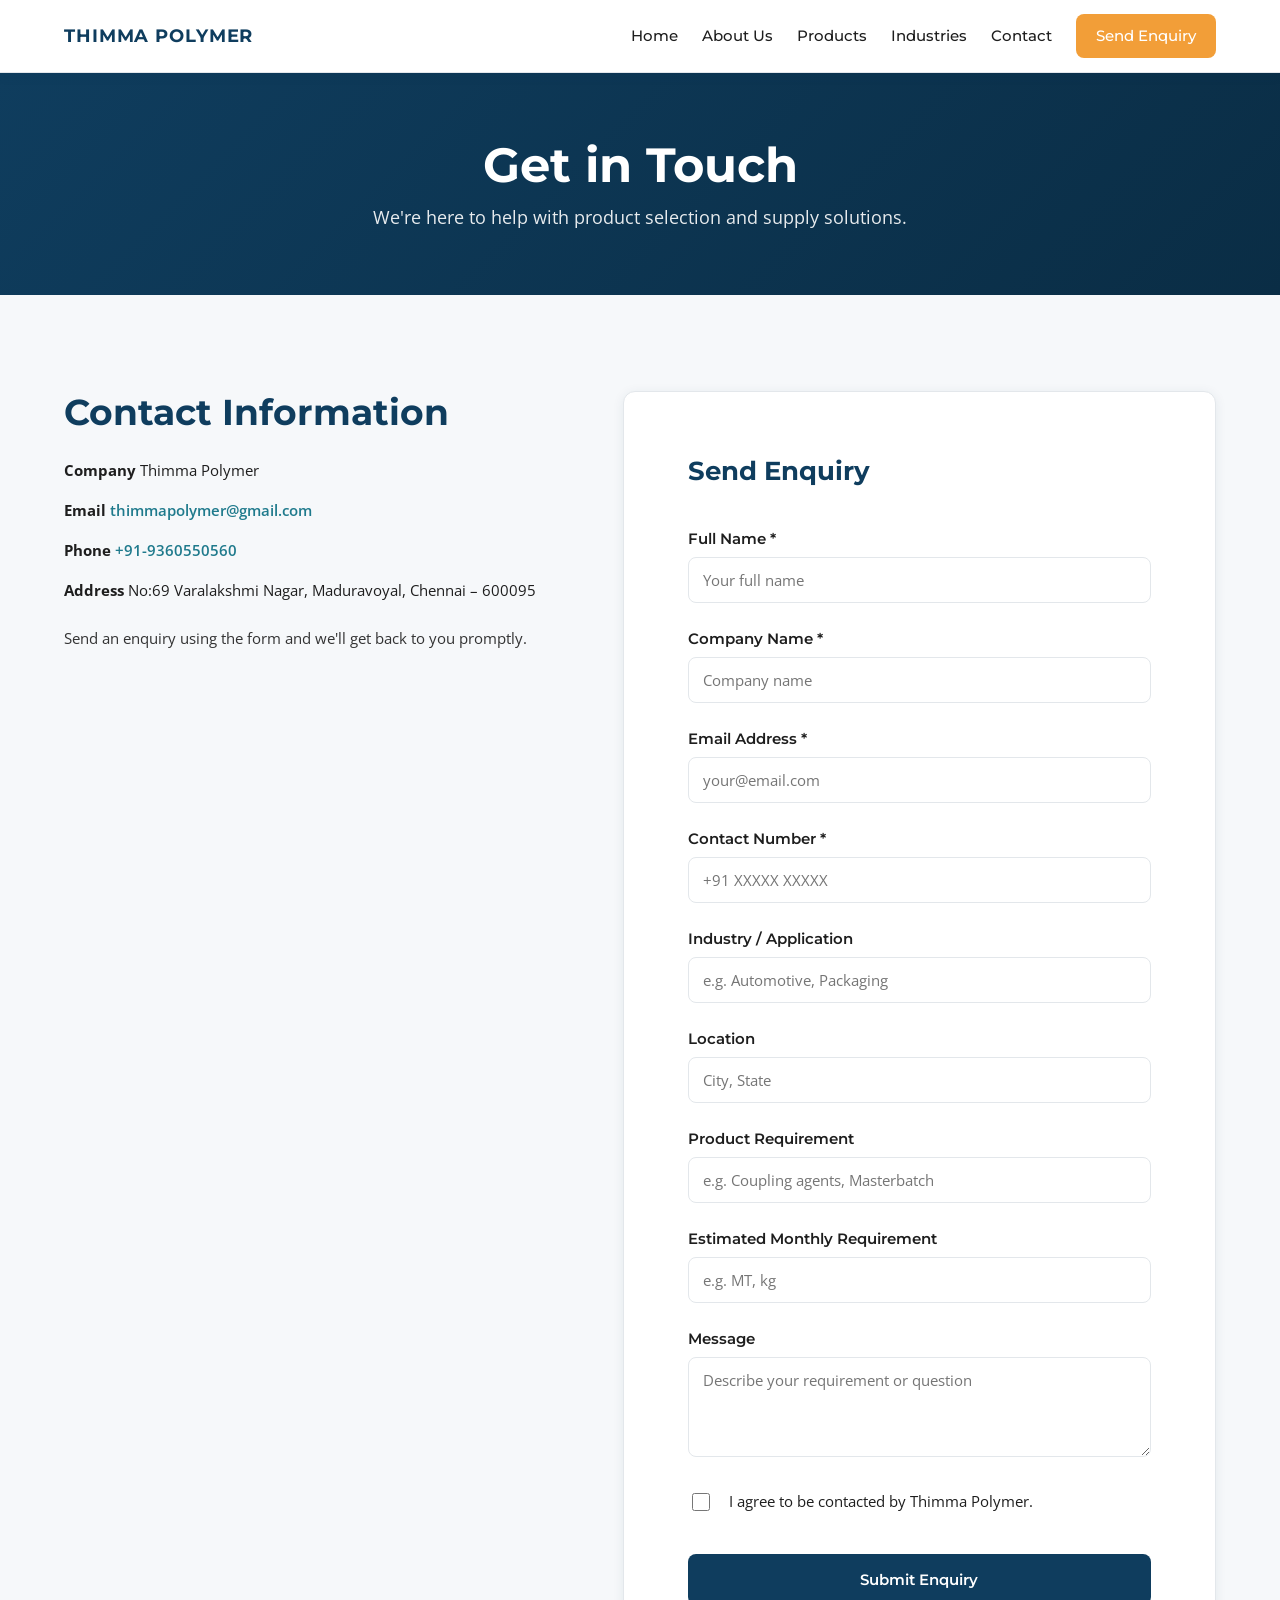
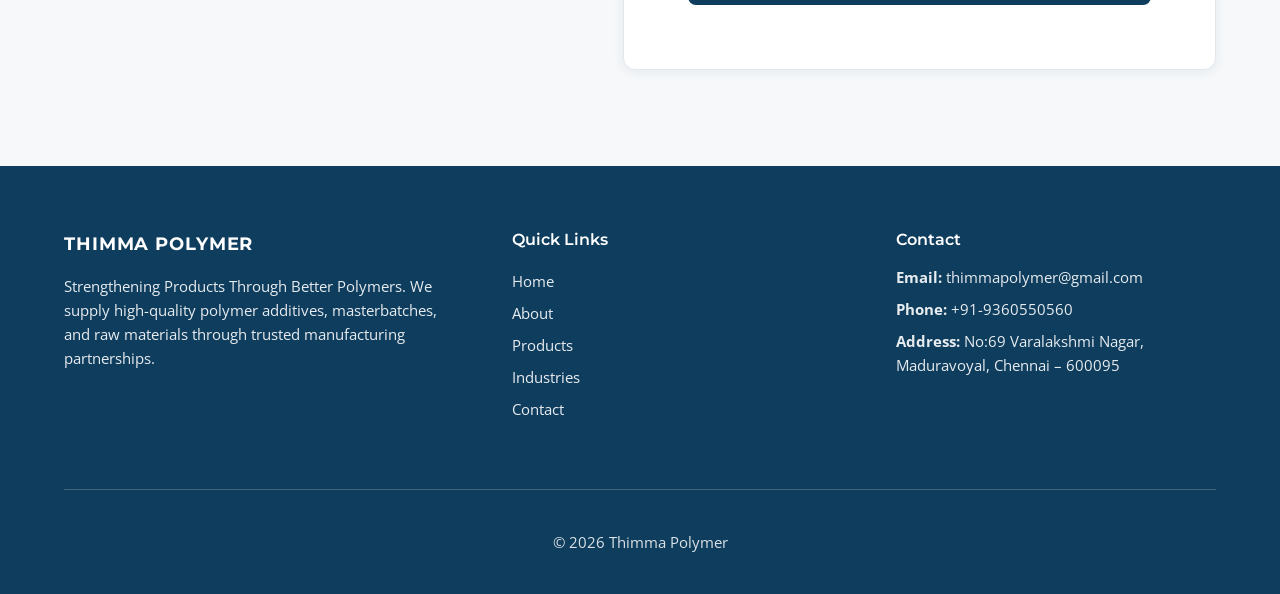
<file: contact.html>
<!DOCTYPE html>
<html lang="en">
<head>
  <meta charset="UTF-8">
  <meta name="viewport" content="width=device-width, initial-scale=1.0">
  <title>Contact Us | Thimma Polymer</title>
  <meta name="description" content="Contact Thimma Polymer for polymer additives and materials. Email, phone, address and enquiry form for industrial buyers and manufacturers.">
  <link rel="preconnect" href="https://fonts.googleapis.com">
  <link rel="preconnect" href="https://fonts.gstatic.com" crossorigin>
  <link href="https://fonts.googleapis.com/css2?family=Montserrat:wght@500;600;700&family=Open+Sans:wght@400;600&display=swap" rel="stylesheet">
  <link rel="stylesheet" href="css/styles.css">
</head>
<body>
  <header class="site-header">
    <div class="header-inner">
      <a href="index.html" class="logo">THIMMA POLYMER</a>
      <button class="menu-toggle" aria-label="Toggle menu">
        <span></span>
        <span></span>
        <span></span>
      </button>
      <nav class="nav-desktop">
        <a href="index.html">Home</a>
        <a href="about.html">About Us</a>
        <a href="products.html">Products</a>
        <a href="industries.html">Industries</a>
        <a href="contact.html">Contact</a>
        <a href="contact.html#enquiry" class="header-cta">Send Enquiry</a>
      </nav>
    </div>
  </header>

  <main>
    <section class="page-hero">
      <div class="container">
        <h1>Get in Touch</h1>
        <p>We're here to help with product selection and supply solutions.</p>
      </div>
    </section>

    <section class="section" id="enquiry">
      <div class="container">
        <div class="contact-layout">
          <div class="contact-info fade-in">
            <h2>Contact Information</h2>
            <div class="contact-details">
              <p><strong>Company</strong> Thimma Polymer</p>
              <p><strong>Email</strong> <a href="mailto:thimmapolymer@gmail.com" style="color: var(--color-secondary);">thimmapolymer@gmail.com</a></p>
              <p><strong>Phone</strong> <a href="tel:+919360550560" style="color: var(--color-secondary);">+91-9360550560</a></p>
              <p><strong>Address</strong> No:69 Varalakshmi Nagar, Maduravoyal, Chennai – 600095</p>
            </div>
            <p class="small">Send an enquiry using the form and we'll get back to you promptly.</p>
          </div>
          <div class="contact-form-card fade-in">
            <h3>Send Enquiry</h3>
            <form action="#" method="post" id="enquiry-form">
              <div class="form-group">
                <label for="name">Full Name *</label>
                <input type="text" id="name" name="name" required placeholder="Your full name">
              </div>
              <div class="form-group">
                <label for="company">Company Name *</label>
                <input type="text" id="company" name="company" required placeholder="Company name">
              </div>
              <div class="form-group">
                <label for="email">Email Address *</label>
                <input type="email" id="email" name="email" required placeholder="your@email.com">
              </div>
              <div class="form-group">
                <label for="phone">Contact Number *</label>
                <input type="tel" id="phone" name="phone" required placeholder="+91 XXXXX XXXXX">
              </div>
              <div class="form-group">
                <label for="industry">Industry / Application</label>
                <input type="text" id="industry" name="industry" placeholder="e.g. Automotive, Packaging">
              </div>
              <div class="form-group">
                <label for="location">Location</label>
                <input type="text" id="location" name="location" placeholder="City, State">
              </div>
              <div class="form-group">
                <label for="product">Product Requirement</label>
                <input type="text" id="product" name="product" placeholder="e.g. Coupling agents, Masterbatch">
              </div>
              <div class="form-group">
                <label for="quantity">Estimated Monthly Requirement</label>
                <input type="text" id="quantity" name="quantity" placeholder="e.g. MT, kg">
              </div>
              <div class="form-group">
                <label for="message">Message</label>
                <textarea id="message" name="message" placeholder="Describe your requirement or question"></textarea>
              </div>
              <div class="form-checkbox">
                <input type="checkbox" id="consent" name="consent" required>
                <label for="consent">I agree to be contacted by Thimma Polymer.</label>
              </div>
              <button type="submit" class="btn btn-primary submit-btn">Submit Enquiry</button>
            </form>
          </div>
        </div>
      </div>
    </section>
  </main>

  <footer class="site-footer">
    <div class="container">
      <div class="footer-grid">
        <div class="footer-brand">
          <div class="logo">THIMMA POLYMER</div>
          <p>Strengthening Products Through Better Polymers. We supply high-quality polymer additives, masterbatches, and raw materials through trusted manufacturing partnerships.</p>
        </div>
        <div class="footer-links">
          <h4>Quick Links</h4>
          <ul>
            <li><a href="index.html">Home</a></li>
            <li><a href="about.html">About</a></li>
            <li><a href="products.html">Products</a></li>
            <li><a href="industries.html">Industries</a></li>
            <li><a href="contact.html">Contact</a></li>
          </ul>
        </div>
        <div class="footer-contact">
          <h4>Contact</h4>
          <p><strong>Email:</strong> thimmapolymer@gmail.com</p>
          <p><strong>Phone:</strong> +91-9360550560</p>
          <p><strong>Address:</strong> No:69 Varalakshmi Nagar, Maduravoyal, Chennai – 600095</p>
        </div>
      </div>
      <div class="footer-bottom">
        <p>&copy; 2026 Thimma Polymer</p>
      </div>
    </div>
  </footer>

  <script src="js/main.js"></script>
  <script>
    document.getElementById('enquiry-form').addEventListener('submit', function (e) {
      e.preventDefault();
      alert('Thank you for your enquiry. We will get back to you shortly.');
      this.reset();
    });
  </script>
</body>
</html>
</file>
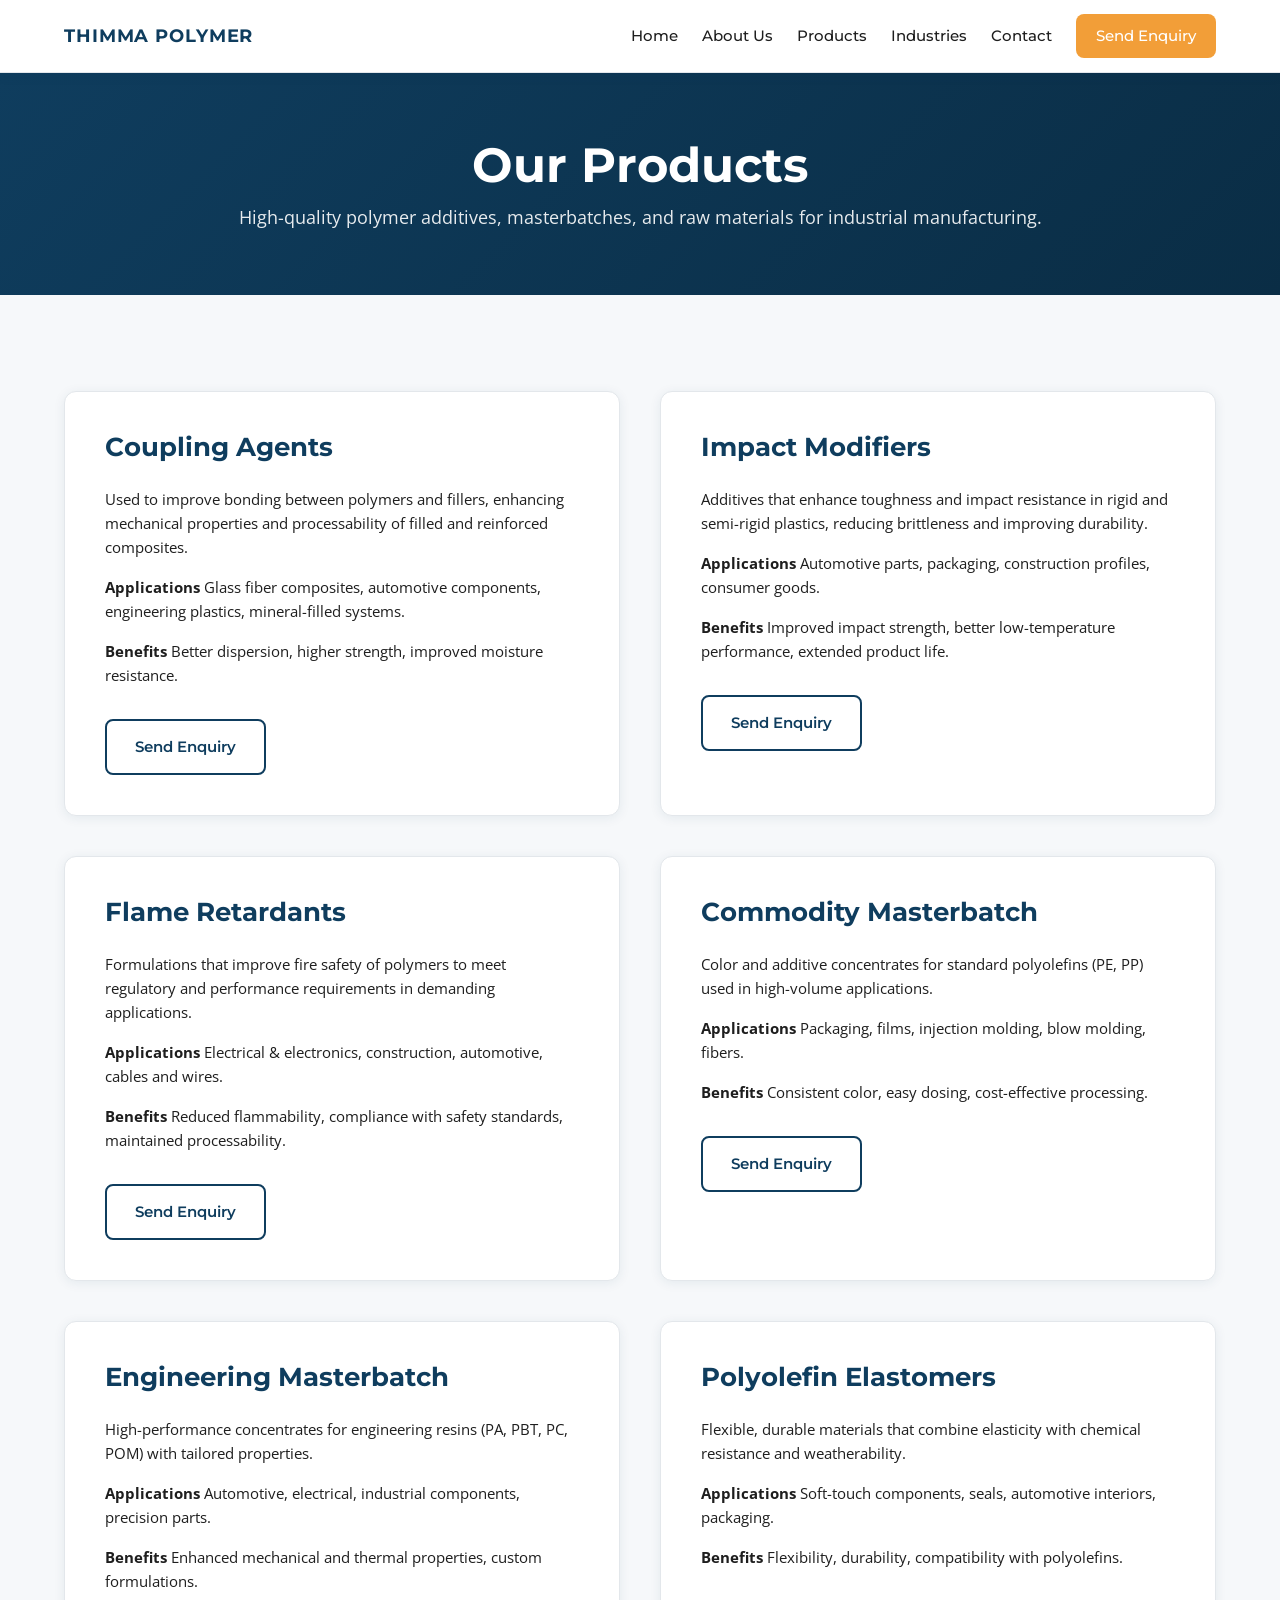
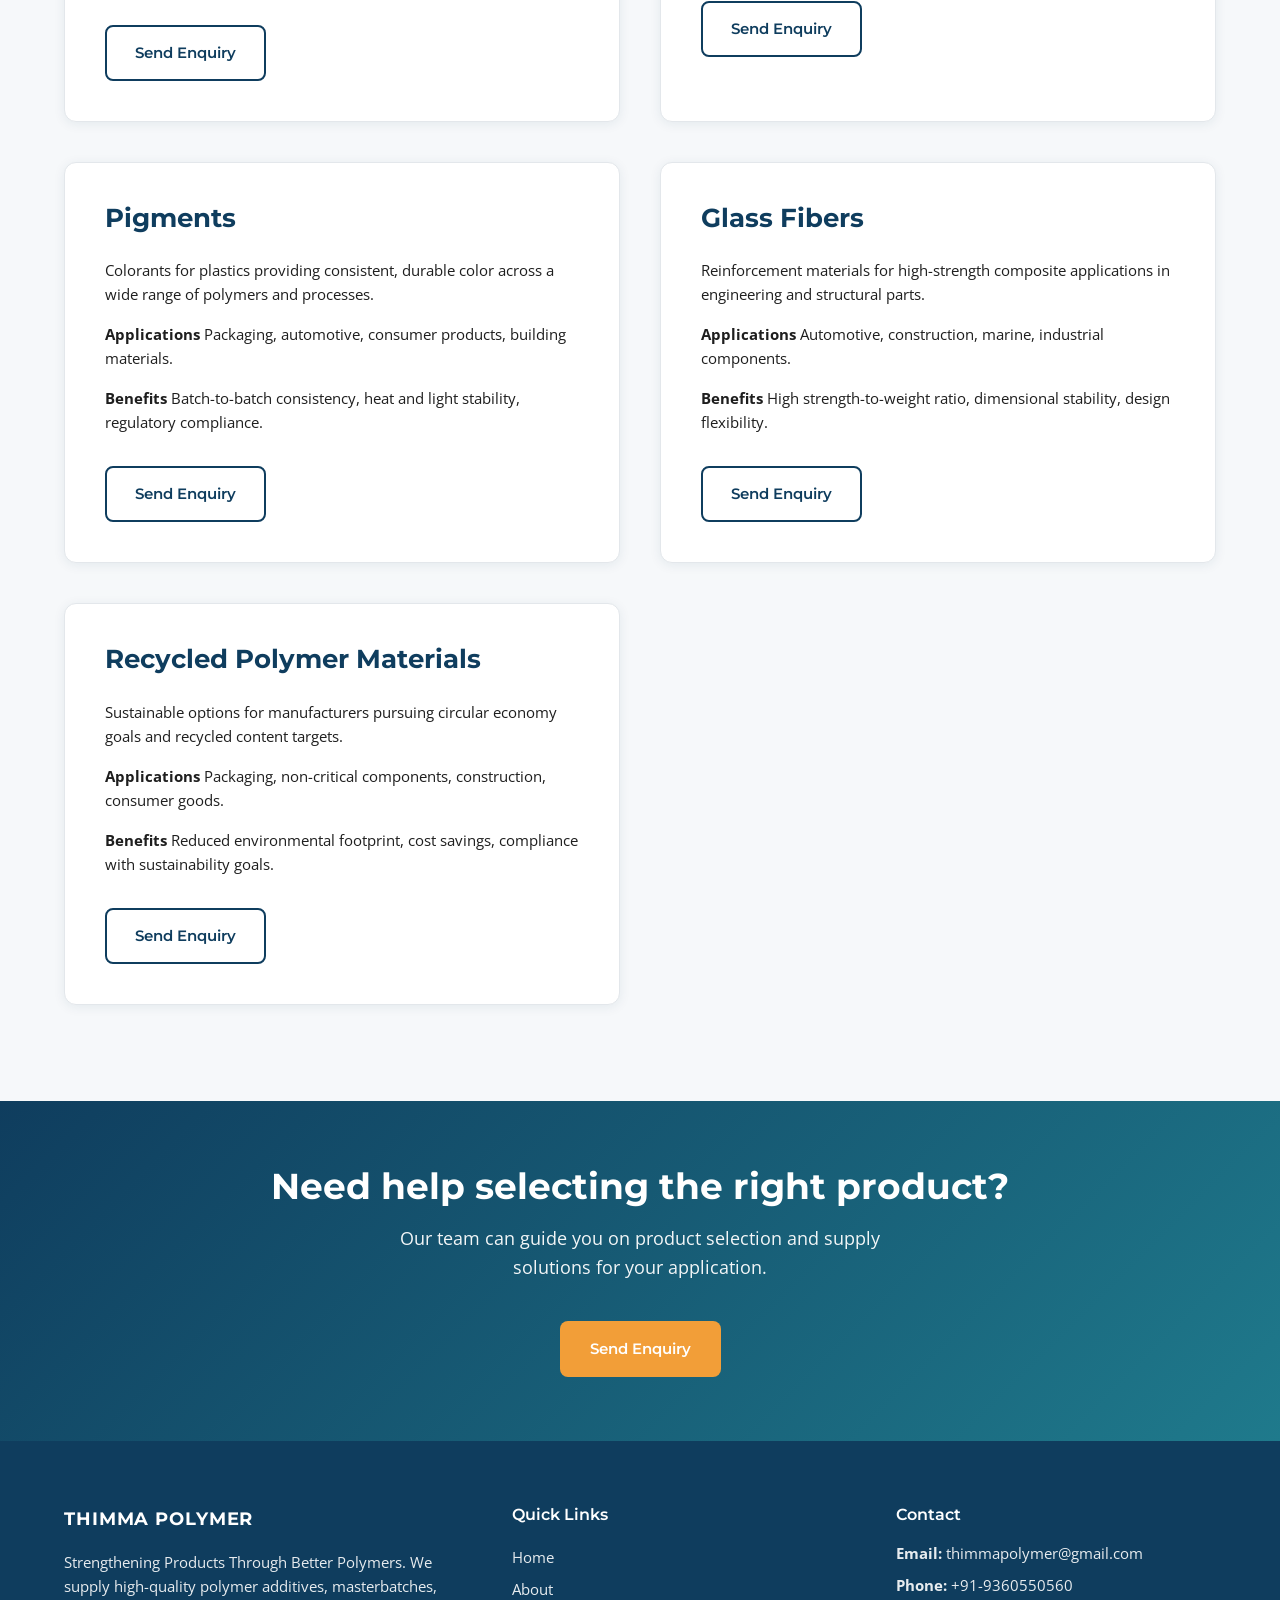
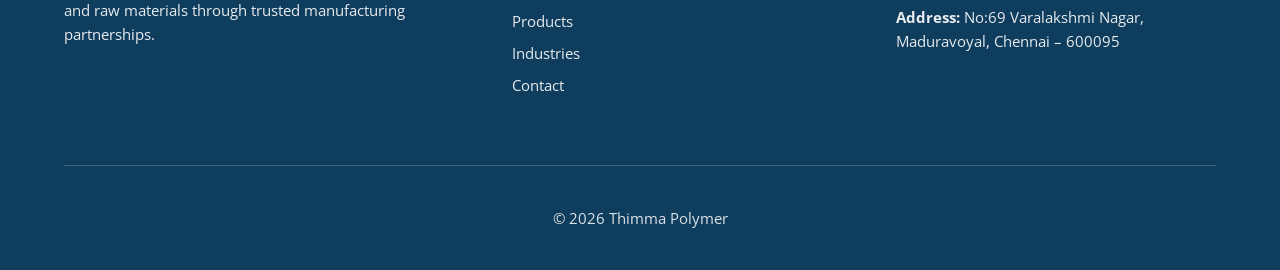
<file: products.html>
<!DOCTYPE html>
<html lang="en">
<head>
  <meta charset="UTF-8">
  <meta name="viewport" content="width=device-width, initial-scale=1.0">
  <title>Products | Thimma Polymer – Polymer Additives & Masterbatches</title>
  <meta name="description" content="Explore Thimma Polymer's product portfolio: coupling agents, impact modifiers, flame retardants, masterbatches, and more for industrial manufacturing.">
  <link rel="preconnect" href="https://fonts.googleapis.com">
  <link rel="preconnect" href="https://fonts.gstatic.com" crossorigin>
  <link href="https://fonts.googleapis.com/css2?family=Montserrat:wght@500;600;700&family=Open+Sans:wght@400;600&display=swap" rel="stylesheet">
  <link rel="stylesheet" href="css/styles.css">
</head>
<body>
  <header class="site-header">
    <div class="header-inner">
      <a href="index.html" class="logo">THIMMA POLYMER</a>
      <button class="menu-toggle" aria-label="Toggle menu">
        <span></span>
        <span></span>
        <span></span>
      </button>
      <nav class="nav-desktop">
        <a href="index.html">Home</a>
        <a href="about.html">About Us</a>
        <a href="products.html">Products</a>
        <a href="industries.html">Industries</a>
        <a href="contact.html">Contact</a>
        <a href="contact.html#enquiry" class="header-cta">Send Enquiry</a>
      </nav>
    </div>
  </header>

  <main>
    <section class="page-hero">
      <div class="container">
        <h1>Our Products</h1>
        <p>High-quality polymer additives, masterbatches, and raw materials for industrial manufacturing.</p>
      </div>
    </section>

    <section class="section">
      <div class="container">
        <div class="product-category-grid">
          <article class="product-category-card fade-in" id="coupling-agents">
            <div class="card-body">
              <h3>Coupling Agents</h3>
              <p class="overview">Used to improve bonding between polymers and fillers, enhancing mechanical properties and processability of filled and reinforced composites.</p>
              <p class="applications"><strong>Applications</strong> Glass fiber composites, automotive components, engineering plastics, mineral-filled systems.</p>
              <p class="benefits"><strong>Benefits</strong> Better dispersion, higher strength, improved moisture resistance.</p>
              <a href="contact.html#enquiry" class="btn btn-outline">Send Enquiry</a>
            </div>
          </article>

          <article class="product-category-card fade-in" id="impact-modifiers">
            <div class="card-body">
              <h3>Impact Modifiers</h3>
              <p class="overview">Additives that enhance toughness and impact resistance in rigid and semi-rigid plastics, reducing brittleness and improving durability.</p>
              <p class="applications"><strong>Applications</strong> Automotive parts, packaging, construction profiles, consumer goods.</p>
              <p class="benefits"><strong>Benefits</strong> Improved impact strength, better low-temperature performance, extended product life.</p>
              <a href="contact.html#enquiry" class="btn btn-outline">Send Enquiry</a>
            </div>
          </article>

          <article class="product-category-card fade-in" id="flame-retardants">
            <div class="card-body">
              <h3>Flame Retardants</h3>
              <p class="overview">Formulations that improve fire safety of polymers to meet regulatory and performance requirements in demanding applications.</p>
              <p class="applications"><strong>Applications</strong> Electrical & electronics, construction, automotive, cables and wires.</p>
              <p class="benefits"><strong>Benefits</strong> Reduced flammability, compliance with safety standards, maintained processability.</p>
              <a href="contact.html#enquiry" class="btn btn-outline">Send Enquiry</a>
            </div>
          </article>

          <article class="product-category-card fade-in" id="commodity-masterbatch">
            <div class="card-body">
              <h3>Commodity Masterbatch</h3>
              <p class="overview">Color and additive concentrates for standard polyolefins (PE, PP) used in high-volume applications.</p>
              <p class="applications"><strong>Applications</strong> Packaging, films, injection molding, blow molding, fibers.</p>
              <p class="benefits"><strong>Benefits</strong> Consistent color, easy dosing, cost-effective processing.</p>
              <a href="contact.html#enquiry" class="btn btn-outline">Send Enquiry</a>
            </div>
          </article>

          <article class="product-category-card fade-in" id="engineering-masterbatch">
            <div class="card-body">
              <h3>Engineering Masterbatch</h3>
              <p class="overview">High-performance concentrates for engineering resins (PA, PBT, PC, POM) with tailored properties.</p>
              <p class="applications"><strong>Applications</strong> Automotive, electrical, industrial components, precision parts.</p>
              <p class="benefits"><strong>Benefits</strong> Enhanced mechanical and thermal properties, custom formulations.</p>
              <a href="contact.html#enquiry" class="btn btn-outline">Send Enquiry</a>
            </div>
          </article>

          <article class="product-category-card fade-in" id="polyolefin-elastomers">
            <div class="card-body">
              <h3>Polyolefin Elastomers</h3>
              <p class="overview">Flexible, durable materials that combine elasticity with chemical resistance and weatherability.</p>
              <p class="applications"><strong>Applications</strong> Soft-touch components, seals, automotive interiors, packaging.</p>
              <p class="benefits"><strong>Benefits</strong> Flexibility, durability, compatibility with polyolefins.</p>
              <a href="contact.html#enquiry" class="btn btn-outline">Send Enquiry</a>
            </div>
          </article>

          <article class="product-category-card fade-in" id="pigments">
            <div class="card-body">
              <h3>Pigments</h3>
              <p class="overview">Colorants for plastics providing consistent, durable color across a wide range of polymers and processes.</p>
              <p class="applications"><strong>Applications</strong> Packaging, automotive, consumer products, building materials.</p>
              <p class="benefits"><strong>Benefits</strong> Batch-to-batch consistency, heat and light stability, regulatory compliance.</p>
              <a href="contact.html#enquiry" class="btn btn-outline">Send Enquiry</a>
            </div>
          </article>

          <article class="product-category-card fade-in" id="glass-fibers">
            <div class="card-body">
              <h3>Glass Fibers</h3>
              <p class="overview">Reinforcement materials for high-strength composite applications in engineering and structural parts.</p>
              <p class="applications"><strong>Applications</strong> Automotive, construction, marine, industrial components.</p>
              <p class="benefits"><strong>Benefits</strong> High strength-to-weight ratio, dimensional stability, design flexibility.</p>
              <a href="contact.html#enquiry" class="btn btn-outline">Send Enquiry</a>
            </div>
          </article>

          <article class="product-category-card fade-in" id="recycled">
            <div class="card-body">
              <h3>Recycled Polymer Materials</h3>
              <p class="overview">Sustainable options for manufacturers pursuing circular economy goals and recycled content targets.</p>
              <p class="applications"><strong>Applications</strong> Packaging, non-critical components, construction, consumer goods.</p>
              <p class="benefits"><strong>Benefits</strong> Reduced environmental footprint, cost savings, compliance with sustainability goals.</p>
              <a href="contact.html#enquiry" class="btn btn-outline">Send Enquiry</a>
            </div>
          </article>
        </div>
      </div>
    </section>

    <section class="cta-banner">
      <div class="container">
        <h2>Need help selecting the right product?</h2>
        <p>Our team can guide you on product selection and supply solutions for your application.</p>
        <a href="contact.html#enquiry" class="btn btn-accent">Send Enquiry</a>
      </div>
    </section>
  </main>

  <footer class="site-footer">
    <div class="container">
      <div class="footer-grid">
        <div class="footer-brand">
          <div class="logo">THIMMA POLYMER</div>
          <p>Strengthening Products Through Better Polymers. We supply high-quality polymer additives, masterbatches, and raw materials through trusted manufacturing partnerships.</p>
        </div>
        <div class="footer-links">
          <h4>Quick Links</h4>
          <ul>
            <li><a href="index.html">Home</a></li>
            <li><a href="about.html">About</a></li>
            <li><a href="products.html">Products</a></li>
            <li><a href="industries.html">Industries</a></li>
            <li><a href="contact.html">Contact</a></li>
          </ul>
        </div>
        <div class="footer-contact">
          <h4>Contact</h4>
          <p><strong>Email:</strong> thimmapolymer@gmail.com</p>
          <p><strong>Phone:</strong> +91-9360550560</p>
          <p><strong>Address:</strong> No:69 Varalakshmi Nagar, Maduravoyal, Chennai – 600095</p>
        </div>
      </div>
      <div class="footer-bottom">
        <p>&copy; 2026 Thimma Polymer</p>
      </div>
    </div>
  </footer>

  <script src="js/main.js"></script>
</body>
</html>
</file>
<file: css/styles.css>
/* ============================================
   Thimma Polymer – B2B Corporate Styles
   Polymer additives & materials supplier
   ============================================ */

:root {
  /* Brand colors */
  --color-primary: #0F3D5E;
  --color-secondary: #1F7A8C;
  --color-accent: #F29E38;
  --color-bg: #F6F8FA;
  --color-text: #1E1E1E;
  --color-divider: #E3E7EB;
  --color-white: #ffffff;

  /* Typography */
  --font-heading: 'Montserrat', sans-serif;
  --font-body: 'Open Sans', sans-serif;

  --size-h1: 48px;
  --size-h2: 36px;
  --size-h3: 26px;
  --size-body: 18px;
  --size-small: 15px;

  /* Spacing */
  --space-xs: 8px;
  --space-sm: 16px;
  --space-md: 24px;
  --space-lg: 40px;
  --space-xl: 64px;
  --space-2xl: 96px;

  /* Layout */
  --container-max: 1200px;
  --header-height: 72px;
  --radius: 8px;
  --radius-lg: 12px;
  --shadow: 0 2px 12px rgba(15, 61, 94, 0.08);
  --shadow-hover: 0 8px 24px rgba(15, 61, 94, 0.12);
  --transition: 0.25s ease;
}

/* Reset & base */
*, *::before, *::after { box-sizing: border-box; }
html { scroll-behavior: smooth; }
body {
  margin: 0;
  font-family: var(--font-body);
  font-size: var(--size-body);
  line-height: 1.6;
  color: var(--color-text);
  background: var(--color-bg);
}

img { max-width: 100%; height: auto; display: block; }
a { color: var(--color-secondary); text-decoration: none; transition: color var(--transition); }
a:hover { color: var(--color-primary); }

/* Container */
.container {
  width: 100%;
  max-width: var(--container-max);
  margin: 0 auto;
  padding: 0 var(--space-md);
}

/* ============================================
   HEADER
   ============================================ */
.site-header {
  position: sticky;
  top: 0;
  z-index: 100;
  background: var(--color-white);
  border-bottom: 1px solid var(--color-divider);
  box-shadow: var(--shadow);
}

.header-inner {
  max-width: var(--container-max);
  margin: 0 auto;
  padding: 0 var(--space-md);
  height: var(--header-height);
  display: flex;
  align-items: center;
  justify-content: space-between;
}

.logo {
  font-family: var(--font-heading);
  font-weight: 700;
  font-size: 1.1rem;
  letter-spacing: 0.05em;
  color: var(--color-primary) !important;
}

.logo:hover { color: var(--color-secondary) !important; }

.nav-desktop {
  display: flex;
  align-items: center;
  gap: var(--space-md);
}

.nav-desktop a {
  font-family: var(--font-heading);
  font-weight: 500;
  font-size: var(--size-small);
  color: var(--color-text);
}

.nav-desktop a:hover { color: var(--color-primary); }

.header-cta {
  padding: 10px 20px !important;
  background: var(--color-accent) !important;
  color: var(--color-white) !important;
  border-radius: var(--radius);
  font-weight: 600;
}

.header-cta:hover {
  background: var(--color-secondary) !important;
  color: var(--color-white) !important;
  transform: translateY(-1px);
  box-shadow: var(--shadow-hover);
}

/* Mobile menu toggle */
.menu-toggle {
  display: none;
  flex-direction: column;
  justify-content: center;
  gap: 6px;
  width: 44px;
  height: 44px;
  padding: 0;
  border: none;
  background: transparent;
  cursor: pointer;
}

.menu-toggle span {
  display: block;
  width: 24px;
  height: 2px;
  background: var(--color-primary);
  transition: var(--transition);
}

.menu-toggle[aria-expanded="true"] span:nth-child(1) {
  transform: translateY(8px) rotate(45deg);
}
.menu-toggle[aria-expanded="true"] span:nth-child(2) { opacity: 0; }
.menu-toggle[aria-expanded="true"] span:nth-child(3) {
  transform: translateY(-8px) rotate(-45deg);
}

@media (max-width: 900px) {
  .menu-toggle { display: flex; }
  .nav-desktop {
    position: fixed;
    top: var(--header-height);
    left: 0;
    right: 0;
    bottom: auto;
    flex-direction: column;
    align-items: stretch;
    padding: var(--space-md);
    background: var(--color-white);
    border-bottom: 1px solid var(--color-divider);
    box-shadow: var(--shadow-hover);
    gap: 0;
    max-height: 0;
    overflow: hidden;
    opacity: 0;
    transition: max-height 0.35s ease, opacity 0.25s ease;
  }
  .nav-desktop.is-open {
    max-height: 80vh;
    opacity: 1;
    overflow-y: auto;
  }
  .nav-desktop a {
    padding: var(--space-sm) 0;
    border-bottom: 1px solid var(--color-divider);
  }
  .nav-desktop a:last-child { border-bottom: none; }
  .header-cta { margin-top: var(--space-sm); text-align: center; }
}

/* ============================================
   TYPOGRAPHY
   ============================================ */
h1, h2, h3, h4 {
  font-family: var(--font-heading);
  font-weight: 700;
  line-height: 1.2;
  margin: 0 0 var(--space-md);
  color: var(--color-primary);
}

h1 { font-size: var(--size-h1); }
h2 { font-size: var(--size-h2); }
h3 { font-size: var(--size-h3); }

.section-title { text-align: center; margin-bottom: var(--space-xl); }
.section-title h2 { margin-bottom: var(--space-sm); }
.section-title p { margin: 0; font-size: var(--size-body); color: var(--color-text); }

/* ============================================
   BUTTONS
   ============================================ */
.btn {
  display: inline-block;
  padding: 14px 28px;
  font-family: var(--font-heading);
  font-weight: 600;
  font-size: var(--size-small);
  text-align: center;
  border-radius: var(--radius);
  border: 2px solid transparent;
  cursor: pointer;
  transition: background var(--transition), color var(--transition), border-color var(--transition), transform var(--transition), box-shadow var(--transition);
}

.btn-primary {
  background: var(--color-primary);
  color: var(--color-white);
}
.btn-primary:hover {
  background: var(--color-secondary);
  color: var(--color-white);
  transform: translateY(-2px);
  box-shadow: var(--shadow-hover);
}

.btn-secondary {
  background: transparent;
  color: var(--color-white);
  border-color: var(--color-white);
}
.btn-secondary:hover {
  background: var(--color-white);
  color: var(--color-primary);
  transform: translateY(-2px);
}

.btn-outline {
  background: transparent;
  color: var(--color-primary);
  border-color: var(--color-primary);
}
.btn-outline:hover {
  background: var(--color-primary);
  color: var(--color-white);
  transform: translateY(-2px);
  box-shadow: var(--shadow-hover);
}

.btn-accent {
  background: var(--color-accent);
  color: var(--color-white);
}
.btn-accent:hover {
  background: var(--color-secondary);
  color: var(--color-white);
  transform: translateY(-2px);
  box-shadow: var(--shadow-hover);
}

/* ============================================
   HERO (Home)
   ============================================ */
.hero {
  position: relative;
  min-height: 520px;
  display: flex;
  align-items: center;
  justify-content: center;
  background: linear-gradient(135deg, var(--color-primary) 0%, #0a2d45 100%);
  background-image: url('https://images.unsplash.com/photo-1581092160562-40aa08e78837?w=1920&q=80');
  background-size: cover;
  background-position: center;
  color: var(--color-white);
}

.hero::before {
  content: '';
  position: absolute;
  inset: 0;
  background: linear-gradient(135deg, rgba(15, 61, 94, 0.88) 0%, rgba(15, 61, 94, 0.75) 100%);
}

.hero-inner {
  position: relative;
  z-index: 1;
  max-width: var(--container-max);
  margin: 0 auto;
  padding: var(--space-xl) var(--space-md);
  text-align: center;
}

.hero h1 {
  color: var(--color-white);
  font-size: clamp(32px, 5vw, var(--size-h1));
  margin-bottom: var(--space-md);
  max-width: 800px;
  margin-left: auto;
  margin-right: auto;
}

.hero-sub {
  font-size: clamp(16px, 2vw, 20px);
  max-width: 640px;
  margin: 0 auto var(--space-xl);
  opacity: 0.95;
  line-height: 1.6;
}

.hero-buttons {
  display: flex;
  flex-wrap: wrap;
  gap: var(--space-sm);
  justify-content: center;
}

/* ============================================
   SECTIONS
   ============================================ */
.section {
  padding: var(--space-2xl) 0;
}

.section-alt {
  background: var(--color-white);
  border-top: 1px solid var(--color-divider);
  border-bottom: 1px solid var(--color-divider);
}

/* Intro (two-column) */
.intro-section .container {
  display: grid;
  grid-template-columns: 1fr 1fr;
  gap: var(--space-xl);
  align-items: center;
}

.intro-section .intro-image {
  border-radius: var(--radius-lg);
  overflow: hidden;
  box-shadow: var(--shadow-hover);
}

.intro-section .intro-image img {
  width: 100%;
  height: 100%;
  object-fit: cover;
  min-height: 320px;
}

.intro-section .intro-content h2 { margin-bottom: var(--space-md); }
.intro-section .intro-content p { margin: 0 0 var(--space-md); }
.intro-section .intro-content .btn { margin-top: var(--space-sm); }

@media (max-width: 768px) {
  .intro-section .container {
    grid-template-columns: 1fr;
  }
  .intro-section .intro-image { order: -1; }
}

/* Product cards (home grid) */
.products-grid {
  display: grid;
  grid-template-columns: repeat(3, 1fr);
  gap: var(--space-lg);
}

.product-card {
  background: var(--color-white);
  border-radius: var(--radius-lg);
  padding: var(--space-lg);
  box-shadow: var(--shadow);
  border: 1px solid var(--color-divider);
  transition: transform var(--transition), box-shadow var(--transition);
}

.product-card:hover {
  transform: translateY(-4px);
  box-shadow: var(--shadow-hover);
}

.product-card .icon-wrap {
  width: 56px;
  height: 56px;
  margin-bottom: var(--space-md);
  color: var(--color-secondary);
}

.product-card .icon-wrap svg { width: 100%; height: 100%; }
.product-card h3 { margin-bottom: var(--space-sm); font-size: 1.2rem; }
.product-card p { margin: 0 0 var(--space-md); font-size: var(--size-small); color: var(--color-text); }

@media (max-width: 900px) {
  .products-grid { grid-template-columns: repeat(2, 1fr); }
}
@media (max-width: 560px) {
  .products-grid { grid-template-columns: 1fr; }
}

/* Partnership */
.partnership-section .partnership-inner {
  display: grid;
  grid-template-columns: 1fr auto 1fr;
  gap: var(--space-xl);
  align-items: center;
  max-width: 900px;
  margin: 0 auto;
}

.partnership-content p { margin: 0; }
.partner-logo {
  width: 160px;
  height: 100px;
  background: var(--color-divider);
  border-radius: var(--radius);
  display: flex;
  align-items: center;
  justify-content: center;
  font-size: var(--size-small);
  color: var(--color-text);
  flex-shrink: 0;
}

@media (max-width: 768px) {
  .partnership-section .partnership-inner {
    grid-template-columns: 1fr;
    text-align: center;
  }
  .partner-logo { margin: 0 auto; }
}

/* Why choose us */
.why-grid {
  display: grid;
  grid-template-columns: repeat(4, 1fr);
  gap: var(--space-lg);
}

.why-card {
  background: var(--color-white);
  border-radius: var(--radius-lg);
  padding: var(--space-lg);
  box-shadow: var(--shadow);
  border: 1px solid var(--color-divider);
  text-align: center;
  transition: transform var(--transition), box-shadow var(--transition);
}

.why-card:hover {
  transform: translateY(-4px);
  box-shadow: var(--shadow-hover);
}

.why-card .icon-wrap {
  width: 56px;
  height: 56px;
  margin: 0 auto var(--space-md);
  color: var(--color-secondary);
}

.why-card .icon-wrap svg { width: 100%; height: 100%; }
.why-card h3 { font-size: 1.1rem; margin-bottom: var(--space-sm); }
.why-card p { margin: 0; font-size: var(--size-small); color: var(--color-text); }

@media (max-width: 900px) {
  .why-grid { grid-template-columns: repeat(2, 1fr); }
}
@media (max-width: 560px) {
  .why-grid { grid-template-columns: 1fr; }
}

/* Industries grid (home) */
.industries-grid {
  display: grid;
  grid-template-columns: repeat(5, 1fr);
  gap: var(--space-lg);
}

.industry-item {
  background: var(--color-white);
  border-radius: var(--radius-lg);
  padding: var(--space-lg);
  box-shadow: var(--shadow);
  border: 1px solid var(--color-divider);
  text-align: center;
  transition: transform var(--transition), box-shadow var(--transition);
}

.industry-item:hover {
  transform: translateY(-4px);
  box-shadow: var(--shadow-hover);
}

.industry-item .icon-wrap {
  width: 48px;
  height: 48px;
  margin: 0 auto var(--space-sm);
  color: var(--color-secondary);
}

.industry-item .icon-wrap svg { width: 100%; height: 100%; }
.industry-item h3 { font-size: 1rem; margin: 0; }

@media (max-width: 900px) {
  .industries-grid { grid-template-columns: repeat(2, 1fr); }
}
@media (max-width: 480px) {
  .industries-grid { grid-template-columns: 1fr; }
}

/* CTA banner */
.cta-banner {
  background: linear-gradient(135deg, var(--color-primary) 0%, var(--color-secondary) 100%);
  color: var(--color-white);
  padding: var(--space-xl) var(--space-md);
  text-align: center;
}

.cta-banner h2 {
  color: var(--color-white);
  margin-bottom: var(--space-sm);
  font-size: clamp(24px, 3vw, var(--size-h2));
}

.cta-banner p {
  margin: 0 0 var(--space-lg);
  opacity: 0.95;
  max-width: 560px;
  margin-left: auto;
  margin-right: auto;
  margin-bottom: var(--space-lg);
}

.cta-banner .btn-accent {
  background: var(--color-accent);
}
.cta-banner .btn-accent:hover {
  background: var(--color-white);
  color: var(--color-primary);
}

/* ============================================
   PAGE HERO (inner pages)
   ============================================ */
.page-hero {
  background: linear-gradient(135deg, var(--color-primary) 0%, #0a2d45 100%);
  color: var(--color-white);
  padding: var(--space-xl) var(--space-md);
  text-align: center;
}

.page-hero h1 {
  color: var(--color-white);
  margin-bottom: var(--space-xs);
}

.page-hero p {
  margin: 0;
  font-size: 1.1rem;
  opacity: 0.9;
}

/* ============================================
   ABOUT PAGE
   ============================================ */
.about-overview { padding-top: var(--space-xl); }
.about-overview h2 { margin-bottom: var(--space-md); }
.about-overview p { margin: 0 0 var(--space-md); max-width: 720px; }

.strengths-grid {
  display: grid;
  grid-template-columns: repeat(2, 1fr);
  gap: var(--space-lg);
}

.strength-item {
  display: flex;
  gap: var(--space-md);
  align-items: flex-start;
  padding: var(--space-md);
  background: var(--color-bg);
  border-radius: var(--radius-lg);
  border: 1px solid var(--color-divider);
}

.strength-item .icon-wrap {
  width: 48px;
  height: 48px;
  flex-shrink: 0;
  color: var(--color-secondary);
}

.strength-item .icon-wrap svg { width: 100%; height: 100%; }
.strength-item h3 { font-size: 1.1rem; margin-bottom: var(--space-xs); }
.strength-item p { margin: 0; font-size: var(--size-small); }

@media (max-width: 768px) {
  .strengths-grid { grid-template-columns: 1fr; }
}

/* ============================================
   PRODUCTS PAGE
   ============================================ */
.product-category-grid {
  display: grid;
  grid-template-columns: repeat(2, 1fr);
  gap: var(--space-lg);
}

.product-category-card {
  background: var(--color-white);
  border-radius: var(--radius-lg);
  overflow: hidden;
  box-shadow: var(--shadow);
  border: 1px solid var(--color-divider);
  transition: transform var(--transition), box-shadow var(--transition);
}

.product-category-card:hover {
  transform: translateY(-4px);
  box-shadow: var(--shadow-hover);
}

.card-body {
  padding: var(--space-lg);
}

.card-body h3 { margin-bottom: var(--space-md); }
.card-body .overview,
.card-body .applications,
.card-body .benefits {
  margin: 0 0 var(--space-sm);
  font-size: var(--size-small);
}

.card-body .btn { margin-top: var(--space-sm); }

@media (max-width: 768px) {
  .product-category-grid { grid-template-columns: 1fr; }
}

/* ============================================
   INDUSTRIES PAGE
   ============================================ */
.industry-section-block { padding: var(--space-xl) 0; }

.industry-section-block .container {
  display: grid;
  grid-template-columns: 1fr 1fr;
  gap: var(--space-xl);
  align-items: center;
}

.industry-image {
  border-radius: var(--radius-lg);
  overflow: hidden;
  box-shadow: var(--shadow-hover);
}

.industry-image img {
  width: 100%;
  height: 100%;
  object-fit: cover;
  min-height: 280px;
}

.industry-section-block h2 { margin-bottom: var(--space-md); }
.industry-section-block p { margin: 0 0 var(--space-sm); }
.industry-section-block .materials {
  margin-top: var(--space-md);
  padding-top: var(--space-md);
  border-top: 1px solid var(--color-divider);
  font-size: var(--size-small);
}

@media (max-width: 768px) {
  .industry-section-block .container {
    grid-template-columns: 1fr;
  }
}

/* ============================================
   CONTACT PAGE
   ============================================ */
.contact-layout {
  display: grid;
  grid-template-columns: 1fr 1.2fr;
  gap: var(--space-xl);
  align-items: start;
}

.contact-info h2 { margin-bottom: var(--space-md); }
.contact-details p {
  margin: 0 0 var(--space-sm);
  font-size: var(--size-small);
}
.contact-details a { font-weight: 600; }
.contact-info .small {
  margin-top: var(--space-md);
  font-size: var(--size-small);
  color: var(--color-text);
  opacity: 0.9;
}

.contact-form-card {
  background: var(--color-white);
  border-radius: var(--radius-lg);
  padding: var(--space-xl);
  box-shadow: var(--shadow);
  border: 1px solid var(--color-divider);
}

.contact-form-card h3 { margin-bottom: var(--space-lg); }

.form-group {
  margin-bottom: var(--space-md);
}

.form-group label {
  display: block;
  font-family: var(--font-heading);
  font-weight: 600;
  font-size: var(--size-small);
  margin-bottom: 6px;
  color: var(--color-text);
}

.form-group input,
.form-group textarea {
  width: 100%;
  padding: 12px 14px;
  font-family: var(--font-body);
  font-size: var(--size-small);
  border: 1px solid var(--color-divider);
  border-radius: var(--radius);
  background: var(--color-white);
  color: var(--color-text);
  transition: border-color var(--transition), box-shadow var(--transition);
}

.form-group input:focus,
.form-group textarea:focus {
  outline: none;
  border-color: var(--color-secondary);
  box-shadow: 0 0 0 3px rgba(31, 122, 140, 0.15);
}

.form-group textarea {
  min-height: 100px;
  resize: vertical;
}

.form-checkbox {
  display: flex;
  align-items: flex-start;
  gap: var(--space-sm);
  margin-bottom: var(--space-lg);
}

.form-checkbox input {
  margin-top: 4px;
  width: 18px;
  height: 18px;
  flex-shrink: 0;
  accent-color: var(--color-primary);
}

.form-checkbox label {
  font-size: var(--size-small);
  color: var(--color-text);
  cursor: pointer;
}

.submit-btn { width: 100%; }

@media (max-width: 768px) {
  .contact-layout { grid-template-columns: 1fr; }
}

/* ============================================
   FOOTER
   ============================================ */
.site-footer {
  background: var(--color-primary);
  color: var(--color-white);
  padding: var(--space-xl) 0 var(--space-lg);
}

.footer-grid {
  display: grid;
  grid-template-columns: 1.2fr 1fr 1fr;
  gap: var(--space-xl);
  margin-bottom: var(--space-xl);
}

.footer-brand .logo { color: var(--color-white) !important; margin-bottom: var(--space-sm); }
.footer-brand p {
  margin: 0;
  font-size: var(--size-small);
  opacity: 0.9;
  line-height: 1.6;
}

.footer-links h4,
.footer-contact h4 {
  font-family: var(--font-heading);
  font-weight: 600;
  font-size: 1rem;
  margin: 0 0 var(--space-sm);
  color: var(--color-white);
}

.footer-links ul {
  list-style: none;
  padding: 0;
  margin: 0;
}

.footer-links a {
  color: rgba(255, 255, 255, 0.9);
  font-size: var(--size-small);
  display: block;
  padding: 4px 0;
}
.footer-links a:hover { color: var(--color-white); }

.footer-contact p {
  margin: 0 0 var(--space-xs);
  font-size: var(--size-small);
  opacity: 0.9;
}

.footer-bottom {
  padding-top: var(--space-lg);
  border-top: 1px solid rgba(255, 255, 255, 0.2);
  text-align: center;
}

.footer-bottom p {
  margin: 0;
  font-size: var(--size-small);
  opacity: 0.85;
}

@media (max-width: 768px) {
  .footer-grid {
    grid-template-columns: 1fr;
    text-align: center;
  }
  .footer-links ul { display: inline-block; text-align: left; }
}

/* ============================================
   ANIMATIONS – fade-in on scroll
   ============================================ */
.fade-in {
  opacity: 0;
  transform: translateY(20px);
  transition: opacity 0.5s ease, transform 0.5s ease;
}

.fade-in.visible {
  opacity: 1;
  transform: translateY(0);
}
</file>
